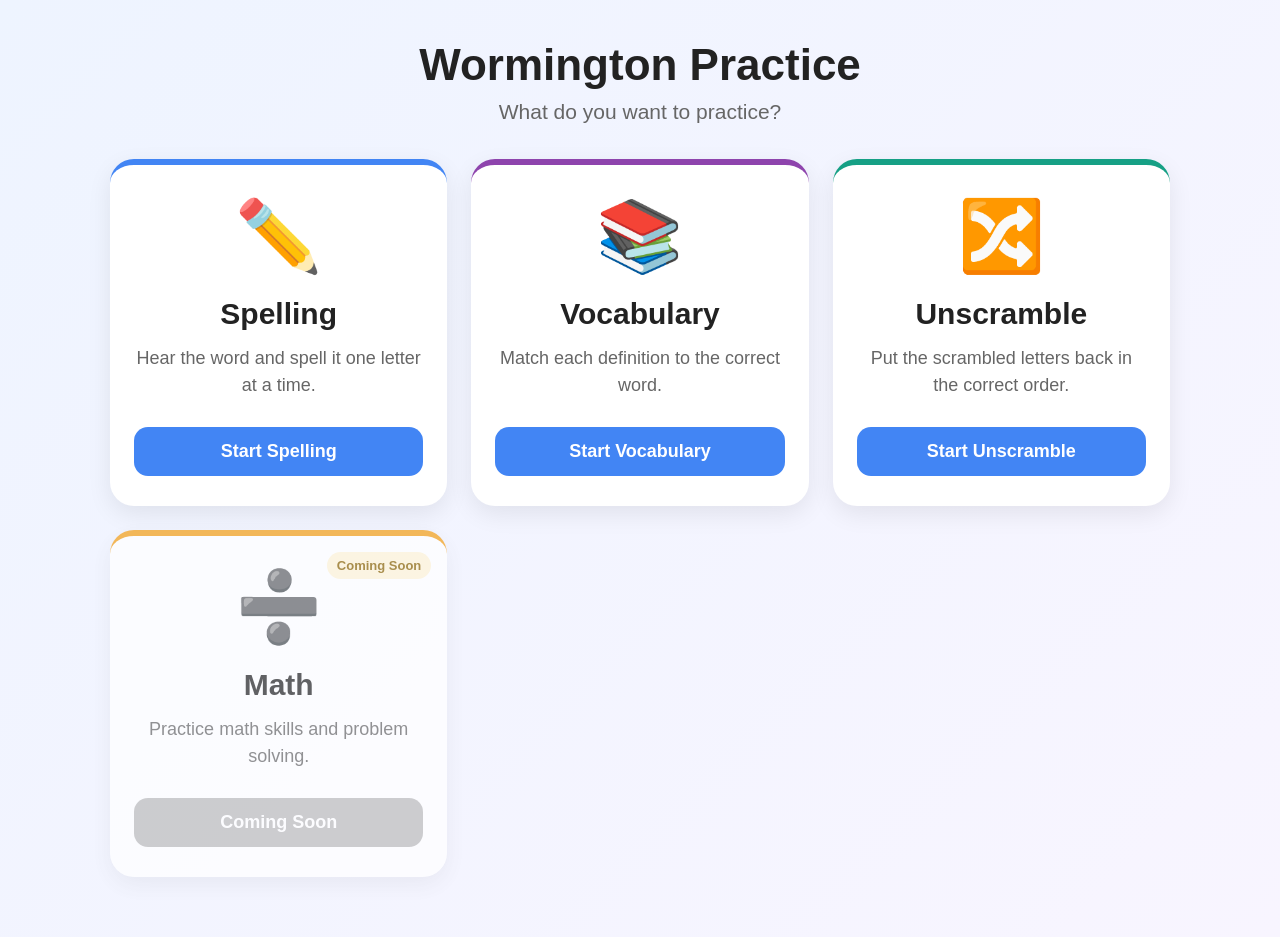
<file: index.html>
<!DOCTYPE html>
<html lang="en">

<head>
    <meta charset="UTF-8">

    <meta
        name="viewport"
        content="width=device-width, initial-scale=1.0"
    >

    <title>Wormington Practice</title>

    <link
        rel="stylesheet"
        href="style.css"
    >
</head>


<body class="home-page">


<div class="container">


    <div class="header">

        <h1>
            Wormington Practice
        </h1>

        <p>
            What do you want to practice?
        </p>

    </div>


    <div class="activity-grid">


        <!-- SPELLING -->

        <a
            class="activity-card spelling-card"
            href="list-select.html?mode=spelling"
        >

            <div class="activity-icon">
                ✏️
            </div>

            <div class="activity-title">
                Spelling
            </div>

            <div class="activity-description">
                Hear the word and spell it one letter at a time.
            </div>

            <div class="activity-button">
                Start Spelling
            </div>

        </a>


        <!-- VOCABULARY -->

        <a
            class="activity-card vocab-card"
            href="list-select.html?mode=vocab"
        >

            <div class="activity-icon">
                📚
            </div>

            <div class="activity-title">
                Vocabulary
            </div>

            <div class="activity-description">
                Match each definition to the correct word.
            </div>

            <div class="activity-button">
                Start Vocabulary
            </div>

        </a>

<a
    class="activity-card unscramble-card"
    href="list-select.html?mode=unscramble"
>

    <div class="activity-icon">
        🔀
    </div>

    <div class="activity-title">
        Unscramble
    </div>

    <div class="activity-description">
        Put the scrambled letters back in the correct order.
    </div>

    <div class="activity-button">
        Start Unscramble
    </div>

</a>
        <!-- MATH -->

        <div
            class="activity-card math-card coming-soon"
        >

            <div class="coming-soon-badge">
                Coming Soon
            </div>

            <div class="activity-icon">
                ➗
            </div>

            <div class="activity-title">
                Math
            </div>

            <div class="activity-description">
                Practice math skills and problem solving.
            </div>

            <div class="activity-button disabled">
                Coming Soon
            </div>

        </div>


    </div>


</div>


</body>
</html>
</file>
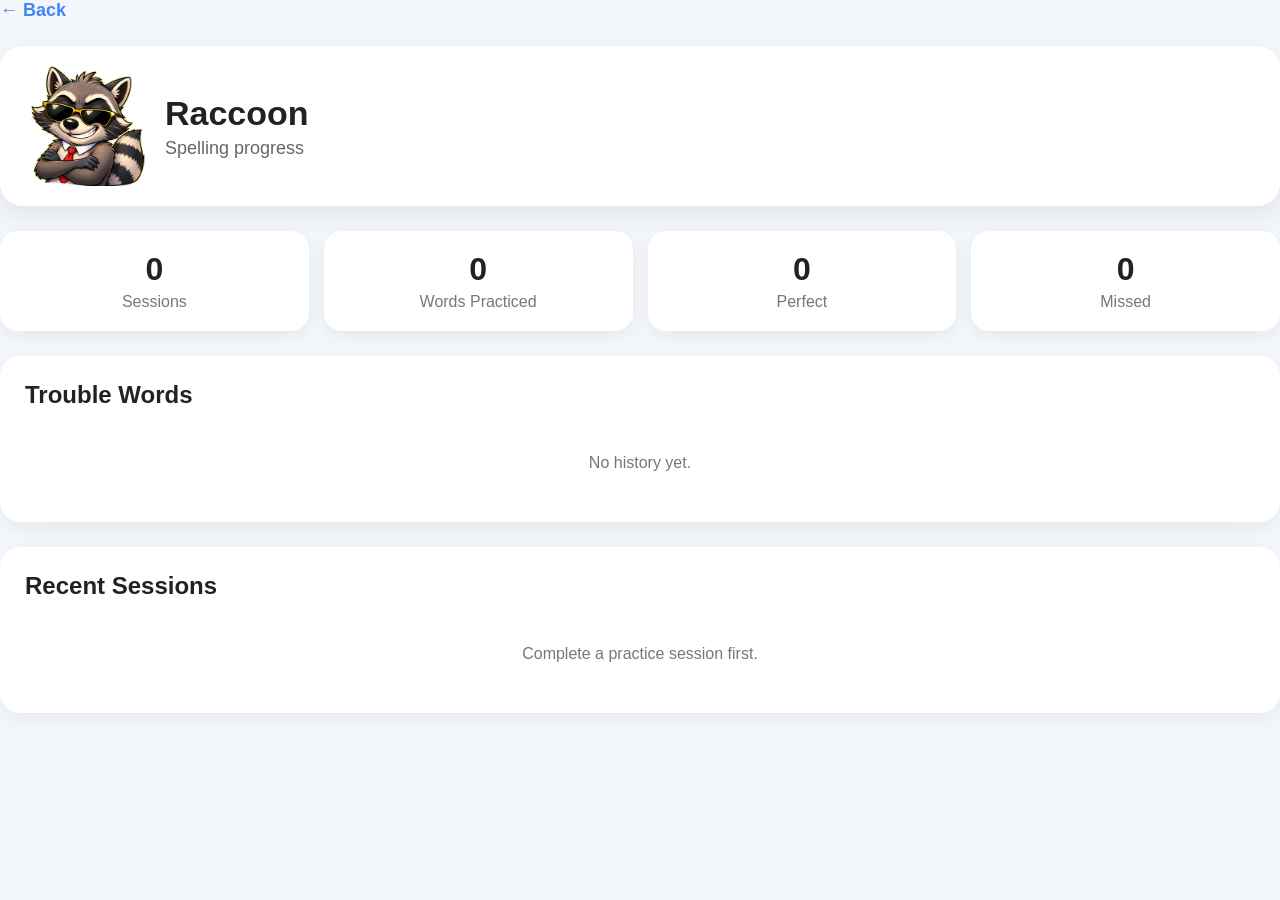
<file: history.html>
<!DOCTYPE html>
<html lang="en">
<head>
    <meta charset="UTF-8">
    <meta
        name="viewport"
        content="width=device-width, initial-scale=1.0"
    >

    <title>Spelling History</title>

    <style>
        * {
            box-sizing: border-box;
        }

        body {
            margin: 0;
            font-family: Arial, sans-serif;
            background: #f3f6fb;
            color: #222;
        }

        .container {
            max-width: 1000px;
            margin: 0 auto;
            padding: 30px 20px 50px;
        }

        .topbar {
            display: flex;
            justify-content: space-between;
            align-items: center;
            gap: 20px;
            margin-bottom: 25px;
        }

        .back-button {
            text-decoration: none;
            color: #4285f4;
            font-weight: bold;
            font-size: 18px;
        }

        .profile-header {
            display: flex;
            align-items: center;
            gap: 20px;
            background: white;
            padding: 20px 25px;
            border-radius: 22px;
            box-shadow: 0 8px 25px rgba(0,0,0,.08);
            margin-bottom: 25px;
        }

        .profile-header img {
            width: 120px;
            height: 120px;
            object-fit: contain;
        }

        .profile-header h1 {
            margin: 0 0 5px;
            font-size: 34px;
        }

        .profile-header p {
            margin: 0;
            color: #666;
            font-size: 18px;
        }

        .summary-grid {
            display: grid;
            grid-template-columns:
                repeat(4, minmax(0, 1fr));
            gap: 15px;
            margin-bottom: 25px;
        }

        .summary-card {
            background: white;
            padding: 20px;
            border-radius: 18px;
            text-align: center;
            box-shadow: 0 5px 18px rgba(0,0,0,.06);
        }

        .summary-number {
            font-size: 32px;
            font-weight: bold;
            margin-bottom: 5px;
        }

        .summary-label {
            color: #777;
        }

        .panel {
            background: white;
            border-radius: 20px;
            padding: 25px;
            margin-bottom: 25px;
            box-shadow: 0 6px 20px rgba(0,0,0,.06);
        }

        .panel h2 {
            margin-top: 0;
        }

        table {
            width: 100%;
            border-collapse: collapse;
        }

        th,
        td {
            text-align: left;
            padding: 12px 10px;
            border-bottom: 1px solid #eee;
        }

        th {
            color: #666;
        }

        .bad {
            color: #d93025;
            font-weight: bold;
        }

        .good {
            color: #188038;
            font-weight: bold;
        }

        .session {
            padding: 15px 0;
            border-bottom: 1px solid #eee;
        }

        .session:last-child {
            border-bottom: none;
        }

        .session-title {
            font-weight: bold;
            margin-bottom: 5px;
        }

        .session-details {
            color: #666;
        }

        .empty {
            color: #777;
            text-align: center;
            padding: 25px;
        }

        @media (max-width: 750px) {

            .summary-grid {
                grid-template-columns:
                    repeat(2, minmax(0, 1fr));
            }

            .profile-header {
                display: block;
                text-align: center;
            }

            .profile-header img {
                margin-bottom: 10px;
            }

            table {
                font-size: 14px;
            }

        }
    </style>
</head>

<body>

<div class="history-container">

    <div class="topbar">

        <a
            class="back-button"
            href="index.html">
            ← Back
        </a>

    </div>


    <div class="profile-header">

        <img
            id="profileImage"
            src=""
            alt="Profile">

        <div>

            <h1 id="profileName">
                Profile History
            </h1>

            <p>
                Spelling progress
            </p>

        </div>

    </div>


    <div class="summary-grid">

        <div class="summary-card">

            <div
                class="summary-number"
                id="sessions">
                0
            </div>

            <div class="summary-label">
                Sessions
            </div>

        </div>


        <div class="summary-card">

            <div
                class="summary-number"
                id="wordsPracticed">
                0
            </div>

            <div class="summary-label">
                Words Practiced
            </div>

        </div>


        <div class="summary-card">

            <div
                class="summary-number"
                id="perfectWords">
                0
            </div>

            <div class="summary-label">
                Perfect
            </div>

        </div>


        <div class="summary-card">

            <div
                class="summary-number"
                id="missedWords">
                0
            </div>

            <div class="summary-label">
                Missed
            </div>

        </div>

    </div>


    <div class="panel">

        <h2>Trouble Words</h2>

        <div id="troubleWords"></div>

    </div>


    <div class="panel">

        <h2>Recent Sessions</h2>

        <div id="recentSessions"></div>

    </div>

</div>


<script>

const profiles = {

    raccoon: {
        name: "Raccoon",
        image: "images/raccoon.png"
    },

    potato: {
        name: "Potato",
        image: "images/potato.png"
    },

    bird: {
        name: "Bird",
        image: "images/bird.png"
    }

};


const HISTORY_KEY =
    "wormingtonSpellingHistory";


const selectedProfileId =
    localStorage.getItem(
        "wormingtonSelectedProfile"
    ) || "raccoon";


const selectedProfile =
    profiles[selectedProfileId];


document.getElementById(
    "profileName"
).textContent =
    selectedProfile.name;


document.getElementById(
    "profileImage"
).src =
    selectedProfile.image;



function loadHistory() {

    const saved =
        localStorage.getItem(
            HISTORY_KEY
        );


    if (!saved) {

        return null;

    }


    try {

        return JSON.parse(saved);

    }

    catch {

        return null;

    }

}


const history =
    loadHistory();


const profileHistory =
    history
        ? history[selectedProfileId]
        : null;



if (!profileHistory) {

    document.getElementById(
        "troubleWords"
    ).innerHTML =

        '<div class="empty">' +
        'No history yet.' +
        '</div>';


    document.getElementById(
        "recentSessions"
    ).innerHTML =

        '<div class="empty">' +
        'Complete a practice session first.' +
        '</div>';

}

else {

    document.getElementById(
        "sessions"
    ).textContent =
        profileHistory.sessions.length;


    document.getElementById(
        "wordsPracticed"
    ).textContent =
        profileHistory.wordsPracticed;


    document.getElementById(
        "perfectWords"
    ).textContent =
        profileHistory.perfectWords;


    document.getElementById(
        "missedWords"
    ).textContent =
        profileHistory.missedWords;


    showTroubleWords();

    showRecentSessions();

}



// ------------------------------------
// TROUBLE WORDS
// ------------------------------------

function showTroubleWords() {

    const container =
        document.getElementById(
            "troubleWords"
        );


    const stats =
        profileHistory.wordStats;


    const words =
        Object.entries(stats);


    if (
        words.length === 0
    ) {

        container.innerHTML =

            '<div class="empty">' +
            'No words practiced yet.' +
            '</div>';

        return;

    }


    words.sort(
        (a, b) => {

            const aStats = a[1];
            const bStats = b[1];

            const aRate =
                aStats.missed
                /
                aStats.attempts;

            const bRate =
                bStats.missed
                /
                bStats.attempts;

            return bRate - aRate;

        }
    );


    let html =

        "<table>" +

        "<thead>" +

        "<tr>" +

        "<th>Word</th>" +
        "<th>Attempts</th>" +
        "<th>Perfect</th>" +
        "<th>Missed</th>" +
        "<th>Success</th>" +

        "</tr>" +

        "</thead>" +

        "<tbody>";


    for (
        const [word, data]
        of words
    ) {

        const successRate =

            Math.round(
                (
                    data.perfect
                    /
                    data.attempts
                )
                *
                100
            );


        let rateClass =
            "good";


        if (
            successRate < 70
        ) {

            rateClass =
                "bad";

        }


        html +=

            "<tr>" +

            "<td>"
            + word +
            "</td>" +

            "<td>"
            + data.attempts +
            "</td>" +

            "<td>"
            + data.perfect +
            "</td>" +

            "<td>"
            + data.missed +
            "</td>" +

            '<td class="'
            + rateClass +
            '">' +

            successRate +
            "%" +

            "</td>" +

            "</tr>";

    }


    html +=

        "</tbody>" +
        "</table>";


    container.innerHTML =
        html;

}



// ------------------------------------
// RECENT SESSIONS
// ------------------------------------

function showRecentSessions() {

    const container =
        document.getElementById(
            "recentSessions"
        );


    const sessions =
        profileHistory.sessions;


    if (
        sessions.length === 0
    ) {

        container.innerHTML =

            '<div class="empty">' +
            'No completed sessions yet.' +
            '</div>';

        return;

    }


    let html =
        "";


    const recent =
        sessions.slice(
            0,
            10
        );


    for (
        const session
        of recent
    ) {

        const date =
            new Date(
                session.date
            );


        const readableDate =
            date.toLocaleString();


        html +=

            '<div class="session">' +

            '<div class="session-title">' +

            readableDate +

            "</div>" +

            '<div class="session-details">' +

            session.perfect +
            " perfect · " +

            session.missed +
            " missed · " +

            session.totalWords +
            " words" +

            "</div>" +

            "</div>";

    }


    container.innerHTML =
        html;

}

</script>

</body>
</html>
</file>
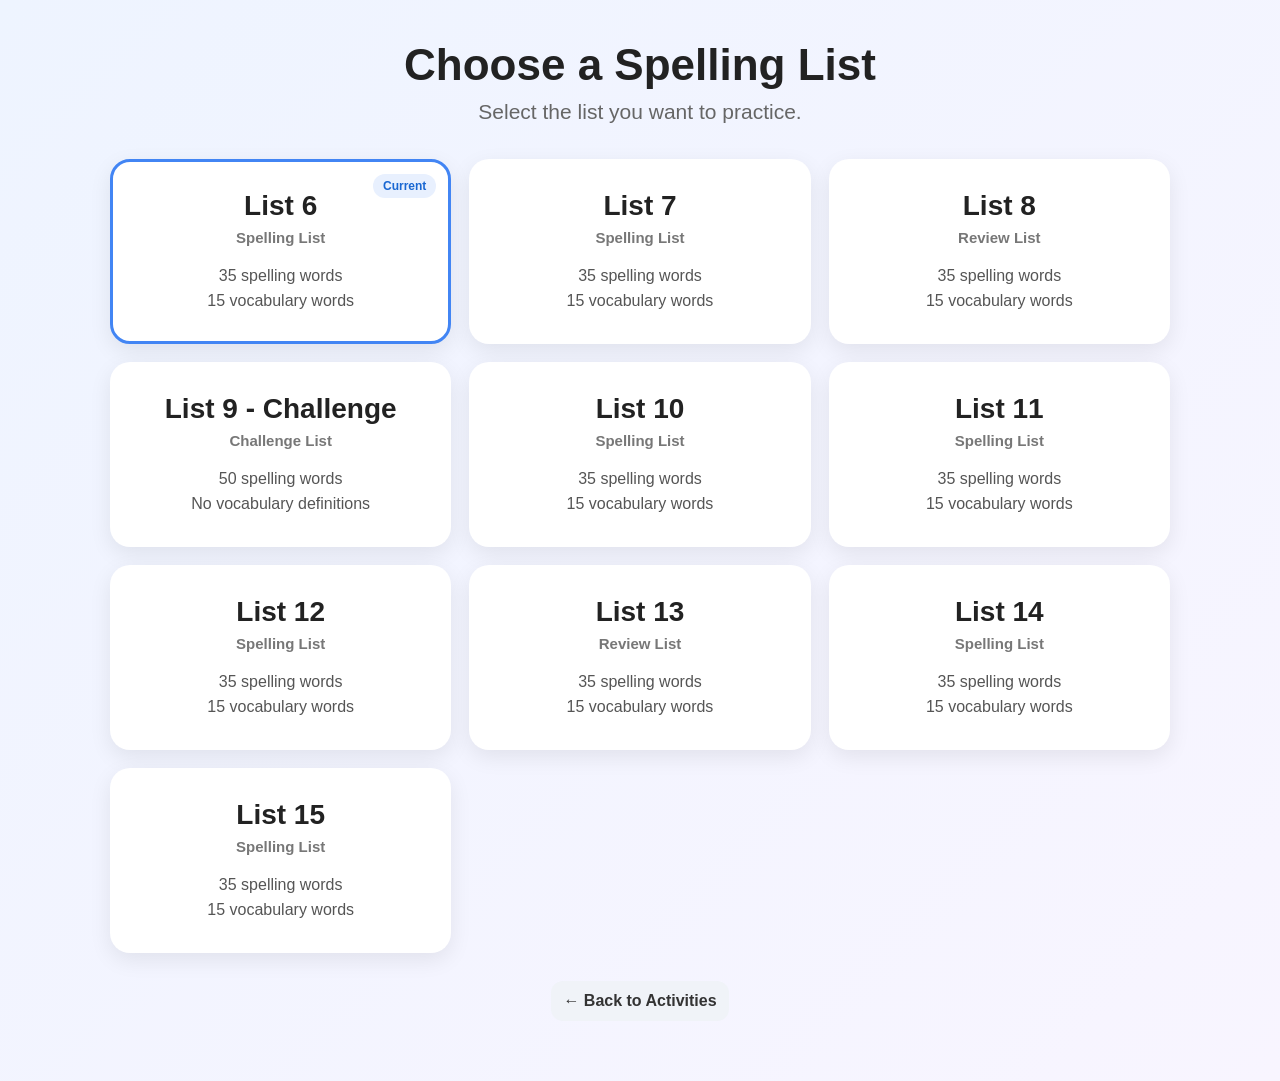
<file: list-select.html>
<!DOCTYPE html>
<html lang="en">

<head>

    <meta charset="UTF-8">

    <meta
        name="viewport"
        content="width=device-width, initial-scale=1.0"
    >

    <title>Choose a List - Wormington Practice</title>

    <link
        rel="stylesheet"
        href="style.css"
    >

</head>


<body class="home-page">


<div class="container">


    <div class="header">

        <h1 id="pageTitle">
            Choose a List
        </h1>

        <p id="pageSubtitle">
            Select the spelling list you want to practice.
        </p>

    </div>


    <div
        class="list-selection-grid"
        id="listSelectionGrid"
    >
    </div>


    <div class="list-select-footer">

        <a
            class="history-button"
            href="index.html"
        >
            ← Back to Activities
        </a>

    </div>


</div>


<script src="spelling-lists.js?v=1"></script>


<script>

const params =
    new URLSearchParams(
        window.location.search
    );


const mode =
    params.get("mode")
    || "spelling";


const pageTitle =
    document.getElementById(
        "pageTitle"
    );


const pageSubtitle =
    document.getElementById(
        "pageSubtitle"
    );


const listSelectionGrid =
    document.getElementById(
        "listSelectionGrid"
    );


// ======================================================
// MODE SETTINGS
// ======================================================

const modeSettings = {

    spelling: {

        title:
            "Choose a Spelling List",

        subtitle:
            "Select the list you want to practice.",

        destination:
            "spelling.html"

    },

    vocab: {

        title:
            "Choose a Vocabulary List",

        subtitle:
            "Select the vocabulary list you want to practice.",

        destination:
            "vocab.html"

    },

    unscramble: {

        title:
            "Choose an Unscramble List",

        subtitle:
            "Select the spelling list you want to unscramble.",

        destination:
            "unscramble.html"

    }

};


const settings =
    modeSettings[mode]
    || modeSettings.spelling;


pageTitle.textContent =
    settings.title;


pageSubtitle.textContent =
    settings.subtitle;


// ======================================================
// BUILD LIST CARDS
// ======================================================

const availableLists =
    getAvailableSpellingLists();


availableLists.forEach(
    list => {

        const card =
            document.createElement(
                "button"
            );


        card.type =
            "button";


        card.className =
            "list-select-card";


        const isCurrent =
            list.key === CURRENT_LIST;


        const noVocab =
            mode === "vocab"
            &&
            list.vocabCount === 0;


        if (isCurrent) {

            card.classList.add(
                "current-list"
            );

        }


        if (noVocab) {

            card.classList.add(
                "list-disabled"
            );

            card.disabled =
                true;

        }


        let badge = "";


        if (isCurrent) {

            badge = `
                <div class="current-list-badge">
                    Current
                </div>
            `;

        }


        let typeLabel = "";


        if (
            list.type === "challenge"
        ) {

            typeLabel =
                "Challenge List";

        }

        else if (
            list.type === "review"
        ) {

            typeLabel =
                "Review List";

        }

        else {

            typeLabel =
                "Spelling List";

        }


        let vocabText =
            list.vocabCount
            + " vocabulary words";


        if (
            list.vocabCount === 0
        ) {

            vocabText =
                "No vocabulary definitions";

        }


        card.innerHTML = `

            ${badge}

            <div class="list-select-number">
                ${list.name}
            </div>

            <div class="list-select-type">
                ${typeLabel}
            </div>

            <div class="list-select-counts">

                <div>
                    ${list.wordCount} spelling words
                </div>

                <div>
                    ${vocabText}
                </div>

            </div>

        `;


        if (!noVocab) {

            card.addEventListener(
                "click",

                function () {

                    chooseList(
                        list.key
                    );

                }
            );

        }


        listSelectionGrid
            .appendChild(
                card
            );

    }
);


// ======================================================
// CHOOSE LIST
// ======================================================

function chooseList(
    listKey
) {

    localStorage.setItem(
        "selectedSpellingList",
        listKey
    );


    window.location.href =
        settings.destination;

}

</script>


</body>

</html>
</file>
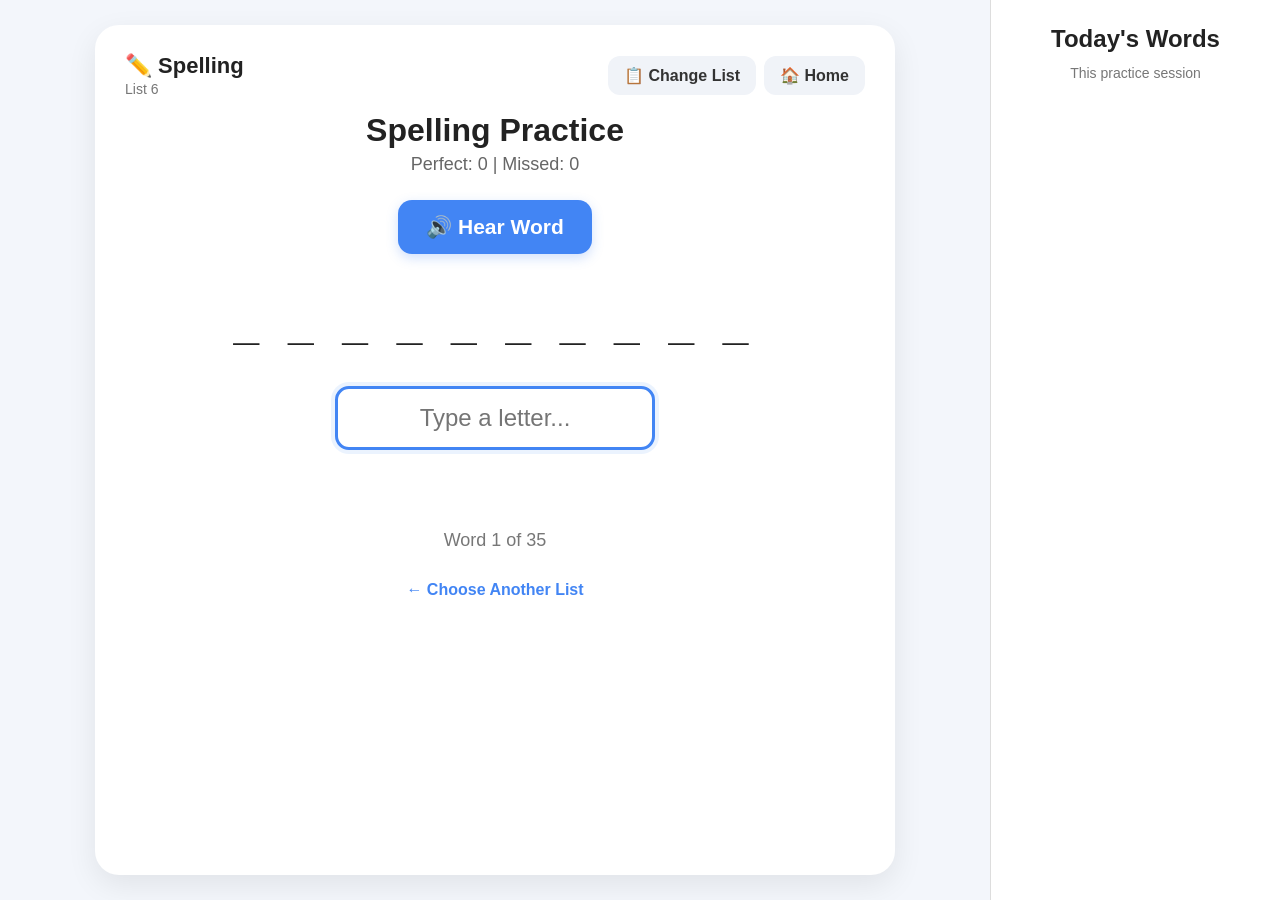
<file: spelling.html>
<!DOCTYPE html>
<html lang="en">

<head>

    <meta charset="UTF-8">

    <meta
        name="viewport"
        content="width=device-width, initial-scale=1.0"
    >

    <title>Spelling - Wormington Practice</title>

    <link
        rel="stylesheet"
        href="style.css"
    >

</head>


<body>


<div class="page">


    <!-- =========================
         MAIN SPELLING AREA
         ========================= -->

    <main class="practice-area">


        <div
            class="practice-card"
            id="practiceCard"
        >


            <!-- =========================
                 TOP BAR
                 ========================= -->

            <div class="profile-bar">


                <div class="profile-info">

                    <div>

                        <div id="profileName">
                            ✏️ Spelling
                        </div>

                        <div
                            class="profile-subtitle"
                            id="selectedListName"
                        >
                            Loading list...
                        </div>

                    </div>

                </div>


                <div class="profile-actions">

                    <a
                        class="history-button"
                        href="list-select.html?mode=spelling"
                    >
                        📋 Change List
                    </a>

                    <a
                        class="history-button"
                        href="index.html"
                    >
                        🏠 Home
                    </a>

                </div>


            </div>


            <!-- =========================
                 TITLE
                 ========================= -->

            <h1>
                Spelling Practice
            </h1>


            <!-- =========================
                 SCORE
                 ========================= -->

            <div id="score">
                Perfect: 0 | Missed: 0
            </div>


            <!-- =========================
                 HEAR WORD
                 ========================= -->

            <button
                id="speakButton"
                type="button"
                onclick="speakWord()"
            >
                🔊 Hear Word
            </button>


            <!-- =========================
                 WORD DISPLAY
                 ========================= -->

            <div id="wordDisplay">
            </div>


            <!-- =========================
                 LETTER INPUT
                 ========================= -->

            <input
                id="letterInput"
                type="text"
                placeholder="Type a letter..."
                autocomplete="off"
                autocorrect="off"
                autocapitalize="off"
                spellcheck="false"
            >


            <!-- =========================
                 FEEDBACK
                 ========================= -->

            <div id="message">
            </div>


            <!-- =========================
                 PROGRESS
                 ========================= -->

            <div id="progress">
            </div>


            <!-- =========================
                 BOTTOM LINKS
                 ========================= -->

            <div class="bottom-links">

                <a
                    href="list-select.html?mode=spelling"
                >
                    ← Choose Another List
                </a>

            </div>


        </div>


    </main>


    <!-- =========================
         SESSION RESULTS
         ========================= -->

    <aside class="results-panel">


        <h2>
            Today's Words
        </h2>


        <div class="sidebar-subtitle">
            This practice session
        </div>


        <ul id="resultsList">
        </ul>


    </aside>


</div>


<!-- IMPORTANT:
     spelling-lists.js MUST load first.
     spelling.js uses the selectedList
     and weeklyWords variables it creates.
-->

<script src="spelling-lists.js?v=1"></script>
<script src="spelling.js?v=4"></script>


</body>

</html>
</file>
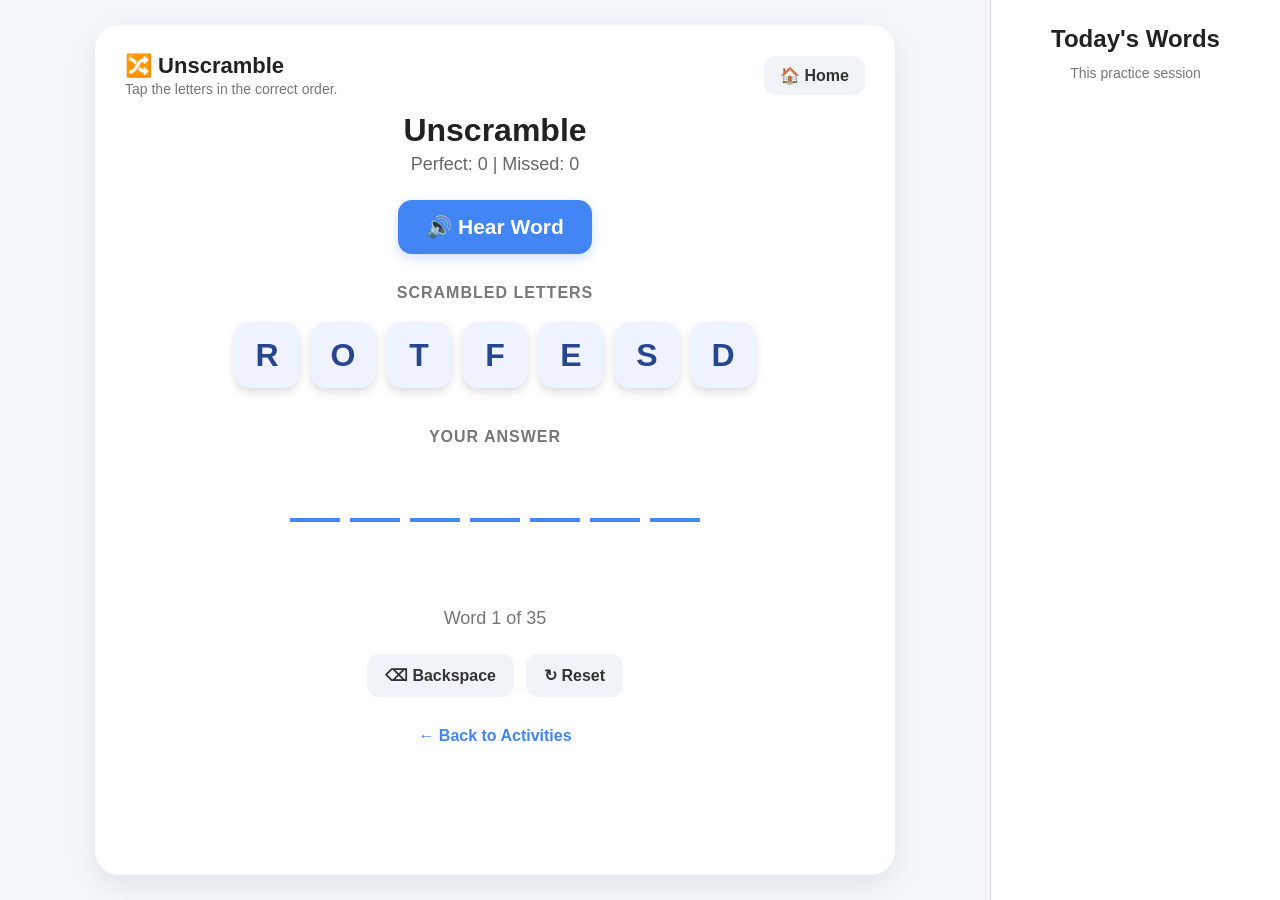
<file: unscramble.html>
<!DOCTYPE html>
<html lang="en">

<head>

    <meta charset="UTF-8">

    <meta
        name="viewport"
        content="width=device-width, initial-scale=1.0"
    >

    <title>Unscramble - Wormington Practice</title>

    <link
        rel="stylesheet"
        href="style.css"
    >

</head>


<body>


<div class="page">


    <main class="practice-area">


        <div
            class="practice-card"
            id="unscrambleCard"
        >


            <!-- TOP BAR -->

            <div class="profile-bar">


                <div class="profile-info">

                    <div>

                        <div id="profileName">
                            🔀 Unscramble
                        </div>

                        <div class="profile-subtitle">
                            Tap the letters in the correct order.
                        </div>

                    </div>

                </div>


                <div class="profile-actions">

                    <a
                        class="history-button"
                        href="index.html"
                    >
                        🏠 Home
                    </a>

                </div>


            </div>


            <h1>
                Unscramble
            </h1>


            <div id="score">
                Perfect: 0 | Missed: 0
            </div>


            <button
                id="hearWordButton"
                type="button"
                onclick="speakWord()"
            >
                🔊 Hear Word
            </button>


            <div class="unscramble-section">


                <div class="unscramble-label">
                    Scrambled Letters
                </div>


                <div
                    id="scrambledLetters"
                    class="letter-tiles"
                >
                </div>


                <div class="unscramble-label answer-label">
                    Your Answer
                </div>


                <div
                    id="answerDisplay"
                    class="answer-display"
                >
                </div>


                <div
                    id="message"
                >
                </div>


                <div
                    id="progress"
                >
                </div>


                <div class="unscramble-controls">

                    <button
                        type="button"
                        class="unscramble-control-button"
                        onclick="removeLastLetter()"
                    >
                        ⌫ Backspace
                    </button>


                    <button
                        type="button"
                        class="unscramble-control-button"
                        onclick="resetCurrentWord()"
                    >
                        ↻ Reset
                    </button>

                </div>


            </div>


            <div class="bottom-links">

                <a href="index.html">
                    ← Back to Activities
                </a>

            </div>


        </div>


    </main>


    <aside class="results-panel">


        <h2>
            Today's Words
        </h2>


        <div class="sidebar-subtitle">
            This practice session
        </div>


        <ul id="resultsList">
        </ul>


    </aside>


</div>

<script src="spelling-lists.js?v=1"></script>
<script src="unscramble.js?v=4"></script>


</body>

</html>
</file>
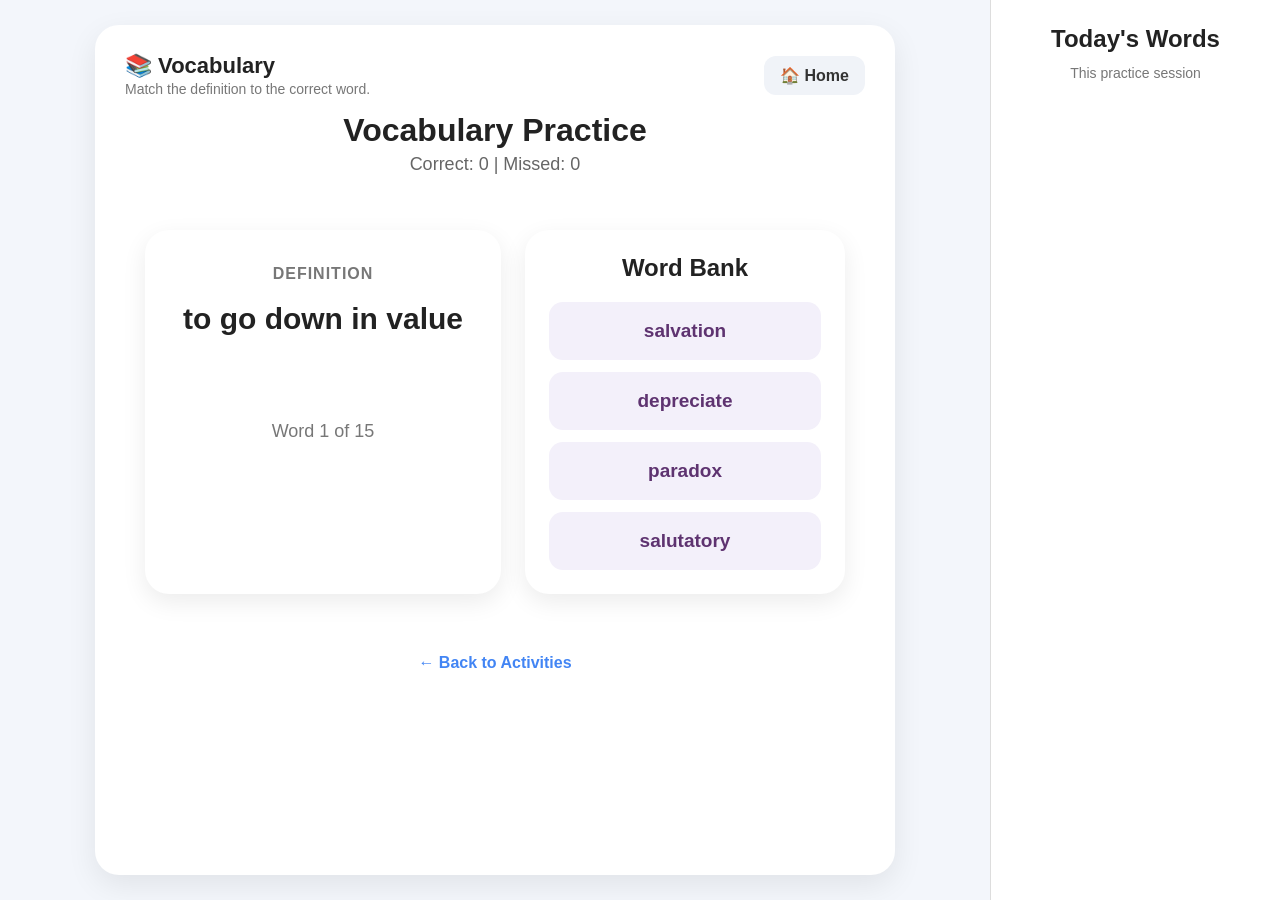
<file: vocab.html>
<!DOCTYPE html>
<html lang="en">

<head>

    <meta charset="UTF-8">

    <meta
        name="viewport"
        content="width=device-width, initial-scale=1.0"
    >

    <title>Vocabulary - Wormington Practice</title>

    <link
        rel="stylesheet"
        href="style.css"
    >

</head>


<body>


<div class="page">


    <!-- =========================
         MAIN VOCAB AREA
         ========================= -->

    <main class="practice-area">


        <div
            class="practice-card"
            id="vocabCard"
        >


            <!-- TOP BAR -->

            <div class="profile-bar">


                <div class="profile-info">

                    <div>

                        <div id="profileName">
                            📚 Vocabulary
                        </div>

                        <div class="profile-subtitle">
                            Match the definition to the correct word.
                        </div>

                    </div>

                </div>


                <div class="profile-actions">

                    <a
                        class="history-button"
                        href="index.html"
                    >
                        🏠 Home
                    </a>

                </div>


            </div>


            <h1>
                Vocabulary Practice
            </h1>


            <div id="score">
                Correct: 0 | Missed: 0
            </div>


            <!-- VOCAB LAYOUT -->

            <div class="vocab-layout">


                <!-- DEFINITION -->

                <section class="definition-card">

                    <div class="definition-label">
                        Definition
                    </div>

                    <div
                        class="definition-text"
                        id="definitionText"
                    >
                    </div>


                    <div
                        id="message"
                    >
                    </div>


                    <div
                        id="progress"
                    >
                    </div>

                </section>


                <!-- WORD BANK -->

                <aside class="word-bank">

                    <h2>
                        Word Bank
                    </h2>

                    <div
                        id="wordBank"
                    >
                    </div>

                </aside>


            </div>


            <div class="bottom-links">

                <a href="index.html">
                    ← Back to Activities
                </a>

            </div>


        </div>


    </main>


    <!-- =========================
         SESSION RESULTS
         ========================= -->

    <aside class="results-panel">


        <h2>
            Today's Words
        </h2>


        <div class="sidebar-subtitle">
            This practice session
        </div>


        <ul id="resultsList">
        </ul>


    </aside>


</div>


<script src="spelling-lists.js?v=1"></script>
<script src="vocab.js?v=4"></script>

</body>

</html>
</file>
<file: style.css>
/* =====================================================
   WORMINGTON PRACTICE
   Shared Styles
   ===================================================== */


/* =====================================================
   GLOBAL
   ===================================================== */

* {
    box-sizing: border-box;
}

html {
    -webkit-text-size-adjust: 100%;
}

body {
    margin: 0;
    min-height: 100vh;

    font-family:
        Arial,
        Helvetica,
        sans-serif;

    background: #f3f6fb;
    color: #222;
}

button,
input {
    font-family: inherit;
}

button,
a {
    -webkit-tap-highlight-color: transparent;
}


/* =====================================================
   HOME PAGE
   ===================================================== */

.home-page {
    min-height: 100vh;

    background:
        linear-gradient(
            135deg,
            #eef4ff,
            #f8f5ff
        );
}

.container {
    max-width: 1100px;

    margin: 0 auto;

    padding:
        40px 20px 60px;
}

.header {
    text-align: center;

    margin-bottom: 35px;
}

.header h1 {
    margin: 0;

    font-size: 44px;
}

.header p {
    margin-top: 10px;

    color: #666;

    font-size: 21px;
}


/* =====================================================
   ACTIVITY SELECTION
   ===================================================== */

.activity-grid {
    display: grid;

    grid-template-columns:
        repeat(3, minmax(0, 1fr));

    gap: 24px;

    margin-top: 30px;
}

.activity-card {
    position: relative;

    display: flex;

    flex-direction: column;

    min-height: 330px;

    padding:
        30px 24px;

    background: white;

    border-radius: 24px;

    text-align: center;

    text-decoration: none;

    color: #222;

    box-shadow:
        0 8px 25px
        rgba(0,0,0,.08);

    transition:
        transform .18s,
        box-shadow .18s;
}

.activity-card:hover {
    transform:
        translateY(-6px);

    box-shadow:
        0 14px 32px
        rgba(0,0,0,.13);
}

.activity-icon {
    font-size: 70px;

    margin-bottom: 20px;
}

.activity-title {
    font-size: 30px;

    font-weight: bold;

    margin-bottom: 14px;
}

.activity-description {
    color: #666;

    font-size: 18px;

    line-height: 1.5;

    margin-bottom: 28px;
}

.activity-button {
    margin-top: auto;

    padding:
        14px 18px;

    border-radius: 14px;

    background: #4285f4;

    color: white;

    font-size: 18px;

    font-weight: bold;
}


/* ACTIVITY COLORS */

.spelling-card {
    border-top:
        6px solid #4285f4;
}

.vocab-card {
    border-top:
        6px solid #8e44ad;
}

.unscramble-card {
    border-top:
        6px solid #16a085;
}

.math-card {
    border-top:
        6px solid #f39c12;
}


/* COMING SOON */

.coming-soon {
    opacity: .7;

    cursor: default;
}

.coming-soon:hover {
    transform: none;

    box-shadow:
        0 8px 25px
        rgba(0,0,0,.08);
}

.coming-soon-badge {
    position: absolute;

    top: 16px;
    right: 16px;

    padding:
        6px 10px;

    border-radius: 20px;

    background: #fff4d6;

    color: #8a6200;

    font-size: 13px;

    font-weight: bold;
}

.activity-button.disabled {
    background: #bbb;

    color: white;
}


/* =====================================================
   PRACTICE PAGE
   ===================================================== */

.page {
    display: flex;

    min-height: 100vh;
}

.practice-area {
    flex: 1;

    padding: 25px;

    display: flex;

    justify-content: center;
}

.practice-card {
    width: 100%;

    max-width: 800px;

    background: white;

    border-radius: 24px;

    padding:
        28px 30px 35px;

    text-align: center;

    box-shadow:
        0 10px 30px
        rgba(0,0,0,.08);

    position: relative;

    overflow: hidden;
}


/* TOP BAR */

.profile-bar {
    display: flex;

    align-items: center;

    justify-content:
        space-between;

    gap: 15px;

    margin-bottom: 15px;
}

.profile-info {
    display: flex;

    align-items: center;

    gap: 12px;

    text-align: left;
}

#profileName {
    font-size: 22px;

    font-weight: bold;
}

.profile-subtitle {
    color: #777;

    font-size: 14px;

    margin-top: 2px;
}

.profile-actions {
    display: flex;

    gap: 8px;

    align-items: center;
}

.profile-actions
.history-button {
    width: auto;

    padding:
        10px 16px;
}

.history-button {
    display: inline-block;

    text-decoration: none;

    background: #f0f3f8;

    color: #333;

    border-radius: 12px;

    padding:
        11px 12px;

    font-weight: bold;

    transition:
        background .15s,
        transform .15s;
}

.history-button:hover {
    background: #e2e7ef;
}

.history-button:active {
    transform:
        scale(.97);
}


/* TITLE */

.practice-card h1 {
    margin:
        10px 0 5px;

    font-size: 32px;
}


/* SCORE */

#score {
    color: #666;

    font-size: 18px;

    margin-bottom: 25px;
}


/* SPELLING HEAR WORD */

#speakButton {
    border: none;

    background: #4285f4;

    color: white;

    font-size: 21px;

    font-weight: bold;

    padding:
        15px 28px;

    border-radius: 14px;

    cursor: pointer;

    box-shadow:
        0 4px 12px
        rgba(66,133,244,.25);

    transition:
        transform .15s,
        box-shadow .15s;
}

#speakButton:hover {
    box-shadow:
        0 7px 16px
        rgba(66,133,244,.32);
}

#speakButton:active {
    transform:
        scale(.97);
}


/* SPELLING WORD DISPLAY */

#wordDisplay {
    font-size: 46px;

    font-weight: bold;

    letter-spacing: 8px;

    margin:
        42px 0 25px;

    min-height: 65px;

    word-wrap: break-word;
}


/* SPELLING INPUT */

#letterInput {
    width: 320px;

    max-width: 90%;

    padding: 15px;

    font-size: 24px;

    text-align: center;

    border:
        3px solid #d0d5dd;

    border-radius: 14px;

    outline: none;

    transition:
        border-color .15s,
        box-shadow .15s;
}

#letterInput:focus {
    border-color: #4285f4;

    box-shadow:
        0 0 0 4px
        rgba(66,133,244,.10);
}


/* FEEDBACK */

#message {
    font-size: 30px;

    font-weight: bold;

    min-height: 50px;

    margin-top: 18px;
}

#progress {
    color: #777;

    font-size: 18px;

    margin-top: 12px;
}


/* BOTTOM LINKS */

.bottom-links {
    margin-top: 30px;
}

.bottom-links a {
    color: #4285f4;

    font-weight: bold;

    text-decoration: none;
}

.bottom-links a:hover {
    text-decoration: underline;
}


/* =====================================================
   SESSION SIDEBAR
   ===================================================== */

.results-panel {
    width: 290px;

    background: white;

    border-left:
        1px solid #ddd;

    padding: 25px;

    overflow-y: auto;
}

.results-panel h2 {
    margin-top: 0;

    text-align: center;
}

.sidebar-subtitle {
    text-align: center;

    color: #777;

    font-size: 14px;

    margin-top: -8px;

    margin-bottom: 18px;
}

#resultsList {
    list-style: none;

    padding: 0;

    margin: 0;
}

#resultsList li {
    padding:
        10px 5px;

    border-bottom:
        1px solid #eee;

    font-size: 18px;
}

.correct {
    color: #188038;
}

.missed {
    color: #d93025;
}


/* =====================================================
   ANIMATIONS
   ===================================================== */

.shake {
    animation:
        shake .35s;
}

@keyframes shake {

    0% {
        transform:
            translateX(0);
    }

    20% {
        transform:
            translateX(-12px);
    }

    40% {
        transform:
            translateX(12px);
    }

    60% {
        transform:
            translateX(-8px);
    }

    80% {
        transform:
            translateX(8px);
    }

    100% {
        transform:
            translateX(0);
    }
}

.success {
    animation:
        successPop .55s;
}

@keyframes successPop {

    0% {
        transform:
            scale(1);
    }

    50% {
        transform:
            scale(1.06);
    }

    100% {
        transform:
            scale(1);
    }
}

.celebration {
    position: absolute;

    font-size: 45px;

    pointer-events: none;

    animation:
        fly 1.2s forwards;
}

@keyframes fly {

    0% {
        transform:
            translateY(0)
            scale(.5)
            rotate(0deg);

        opacity: 1;
    }

    100% {
        transform:
            translateY(-250px)
            scale(1.5)
            rotate(360deg);

        opacity: 0;
    }
}


/* =====================================================
   VOCABULARY
   ===================================================== */

.vocab-layout {
    display: grid;

    grid-template-columns:
        minmax(0, 1fr)
        320px;

    gap: 24px;

    max-width: 1100px;

    margin: 0 auto;

    padding:
        30px 20px;
}

.definition-card {
    background: white;

    border-radius: 24px;

    padding: 35px;

    box-shadow:
        0 8px 25px
        rgba(0,0,0,.08);
}

.definition-label {
    color: #777;

    font-size: 16px;

    font-weight: bold;

    text-transform: uppercase;

    letter-spacing: 1px;

    margin-bottom: 14px;
}

.definition-text {
    font-size: 30px;

    line-height: 1.45;

    font-weight: bold;
}


/* WORD BANK */

.word-bank {
    background: white;

    border-radius: 24px;

    padding: 24px;

    box-shadow:
        0 8px 25px
        rgba(0,0,0,.08);
}

.word-bank h2 {
    margin-top: 0;

    text-align: center;
}

#wordBank {
    display: grid;

    gap: 12px;
}


/* THIS IS THE WORD BANK BUTTON */

.word-bank-button {
    width: 100%;

    min-height: 58px;

    padding:
        14px 16px;

    border:
        2px solid transparent;

    border-radius: 14px;

    background: #f3f0fa;

    color: #5e3370;

    font-size: 19px;

    font-weight: bold;

    cursor: pointer;

    transition:
        transform .12s,
        background .12s,
        border-color .12s;
}

.word-bank-button:hover {
    background: #e7def2;
}

.word-bank-button:active {
    transform:
        scale(.98);
}


/* CORRECT VOCAB CHOICE */

.vocab-correct {
    background:
        #dff5e6 !important;

    color:
        #188038 !important;

    border-color:
        #188038 !important;
}


/* WRONG VOCAB CHOICE */

.vocab-wrong {
    background:
        #ffe3e0 !important;

    color:
        #d93025 !important;

    border-color:
        #d93025 !important;
}


/* KEEP WRONG/CORRECT FULLY VISIBLE */

.word-bank-button:disabled {
    cursor: default;
}

.vocab-wrong:disabled,
.vocab-correct:disabled {
    opacity: 1;
}


/* =====================================================
   UNSCRAMBLE
   ===================================================== */

.unscramble-section {
    margin-top: 30px;
}

.unscramble-label {
    margin-bottom: 12px;

    color: #777;

    font-size: 16px;

    font-weight: bold;

    text-transform: uppercase;

    letter-spacing: 1px;
}

.answer-label {
    margin-top: 32px;
}

.letter-tiles {
    display: flex;

    flex-wrap: wrap;

    justify-content: center;

    gap: 12px;

    min-height: 74px;

    padding:
        8px 0;
}

.letter-tile {
    min-width: 64px;

    height: 66px;

    padding:
        0 14px;

    border: none;

    border-radius: 15px;

    background: #eef3ff;

    color: #274690;

    font-size: 32px;

    font-weight: 800;

    cursor: pointer;

    box-shadow:
        0 4px 10px
        rgba(0,0,0,.14);

    transition:
        transform .12s,
        opacity .12s,
        background .12s;
}

.letter-tile:active {
    transform:
        scale(.93);
}

.letter-tile-used {
    opacity: .22;

    box-shadow: none;
}

.answer-display {
    display: flex;

    flex-wrap: wrap;

    justify-content: center;

    gap: 10px;

    min-height: 66px;

    padding:
        6px 0;
}

.answer-slot {
    width: 50px;

    height: 58px;

    display: flex;

    align-items: center;

    justify-content: center;

    border-bottom:
        4px solid #4285f4;

    font-size: 30px;

    font-weight: bold;
}

.unscramble-controls {
    display: flex;

    justify-content: center;

    gap: 12px;

    margin-top: 25px;
}

.unscramble-control-button {
    border: none;

    border-radius: 12px;

    padding:
        12px 18px;

    background: #f0f3f8;

    color: #333;

    font-size: 16px;

    font-weight: bold;

    cursor: pointer;
}

#hearWordButton {
    border: none;

    background: #4285f4;

    color: white;

    font-size: 21px;

    font-weight: bold;

    padding:
        15px 28px;

    border-radius: 14px;

    cursor: pointer;

    box-shadow:
        0 4px 12px
        rgba(66,133,244,.25);
}

#hearWordButton:active {
    transform:
        scale(.97);
}


/* =====================================================
   MOBILE
   ===================================================== */

@media (max-width: 850px) {

    .activity-grid {
        grid-template-columns: 1fr;

        max-width: 520px;

        margin:
            30px auto 0;
    }

    .activity-card {
        min-height: 260px;
    }

    .page {
        display: block;
    }

    .practice-area {
        padding: 12px;
    }

    .practice-card {
        padding:
            20px 15px 28px;
    }

    .results-panel {
        width: 100%;

        border-left: none;

        border-top:
            1px solid #ddd;
    }

    #wordDisplay {
        font-size: 34px;

        letter-spacing: 5px;
    }

    .profile-bar {
        align-items:
            flex-start;
    }

    .profile-actions {
        flex-wrap: wrap;

        justify-content:
            flex-end;
    }


    /* VOCAB MOBILE */

    .vocab-layout {
        grid-template-columns: 1fr;

        gap: 16px;

        padding:
            15px 0;
    }

    .definition-card {
        padding:
            24px 18px;
    }

    .definition-text {
        font-size: 25px;
    }

    .word-bank {
        padding:
            18px;
    }

    .word-bank h2 {
        margin-bottom: 14px;
    }

    .word-bank-button {
        min-height: 62px;

        font-size: 20px;

        padding:
            15px 14px;
    }

}


/* =====================================================
   UNSCRAMBLE MOBILE
   ===================================================== */

@media (max-width: 600px) {

    .unscramble-section {
        margin-top: 22px;
    }

    .letter-tiles {
        gap: 10px;

        padding:
            8px 0 12px;
    }

    .letter-tile {
        min-width: 58px;

        height: 62px;

        padding:
            0 12px;

        border-radius: 14px;

        font-size: 30px;

        font-weight: 800;
    }

    .answer-display {
        gap: 8px;

        padding:
            8px 0;
    }

    .answer-slot {
        width: 44px;

        height: 55px;

        font-size: 27px;

        border-bottom:
            4px solid #4285f4;
    }

    .unscramble-label {
        font-size: 15px;
    }

    #hearWordButton {
        width: 100%;

        max-width: 320px;

        padding:
            16px 20px;

        font-size: 21px;
    }

    .unscramble-controls {
        flex-direction: row;

        gap: 10px;
    }

    .unscramble-control-button {
        flex: 1;

        padding:
            14px 10px;

        font-size: 16px;
    }

}


/* =====================================================
   EXTRA SMALL PHONE
   ===================================================== */

@media (max-width: 450px) {

    .container {
        padding:
            25px 14px 40px;
    }

    .header h1 {
        font-size: 32px;
    }

    .activity-icon {
        font-size: 58px;
    }

    .activity-title {
        font-size: 26px;
    }

    #wordDisplay {
        font-size: 29px;

        letter-spacing: 3px;
    }

    #message {
        font-size: 25px;
    }

    .definition-text {
        font-size: 24px;
    }

    .word-bank-button {
        min-height: 64px;

        font-size: 20px;
    }

    .letter-tiles {
        gap: 9px;
    }

    .letter-tile {
        min-width: 56px;

        height: 60px;

        padding:
            0 10px;

        font-size: 29px;
    }

    .answer-display {
        gap: 7px;
    }

    .answer-slot {
        width: 41px;

        height: 53px;

        font-size: 26px;
    }

}
/* =====================================================
   LIST SELECTION
   ===================================================== */

.list-selection-grid {
    display: grid;

    grid-template-columns:
        repeat(3, minmax(0, 1fr));

    gap: 18px;

    margin-top: 30px;
}


.list-select-card {
    position: relative;

    min-height: 185px;

    padding:
        26px 20px;

    border:
        3px solid transparent;

    border-radius: 20px;

    background: white;

    color: #222;

    text-align: center;

    cursor: pointer;

    box-shadow:
        0 7px 22px
        rgba(0,0,0,.08);

    transition:
        transform .15s,
        box-shadow .15s,
        border-color .15s;
}


.list-select-card:hover {
    transform:
        translateY(-4px);

    box-shadow:
        0 11px 28px
        rgba(0,0,0,.12);
}


.list-select-number {
    font-size: 28px;

    font-weight: bold;

    margin-bottom: 7px;
}


.list-select-type {
    color: #777;

    font-size: 15px;

    font-weight: bold;

    margin-bottom: 18px;
}


.list-select-counts {
    color: #555;

    font-size: 16px;

    line-height: 1.55;
}


.current-list {
    border-color:
        #4285f4;
}


.current-list-badge {
    position: absolute;

    top: 12px;

    right: 12px;

    padding:
        5px 10px;

    border-radius: 20px;

    background:
        #e8f0fe;

    color:
        #1967d2;

    font-size: 12px;

    font-weight: bold;
}


.list-disabled {
    opacity: .45;

    cursor: not-allowed;
}


.list-disabled:hover {
    transform: none;

    box-shadow:
        0 7px 22px
        rgba(0,0,0,.08);
}


.list-select-footer {
    margin-top: 28px;

    text-align: center;
}


@media (max-width: 850px) {

    .list-selection-grid {
        grid-template-columns:
            repeat(2, minmax(0, 1fr));
    }

}


@media (max-width: 550px) {

    .list-selection-grid {
        grid-template-columns:
            1fr;
    }

    .list-select-card {
        min-height: 150px;
    }

    .list-select-number {
        font-size: 26px;
    }

}
</file>
